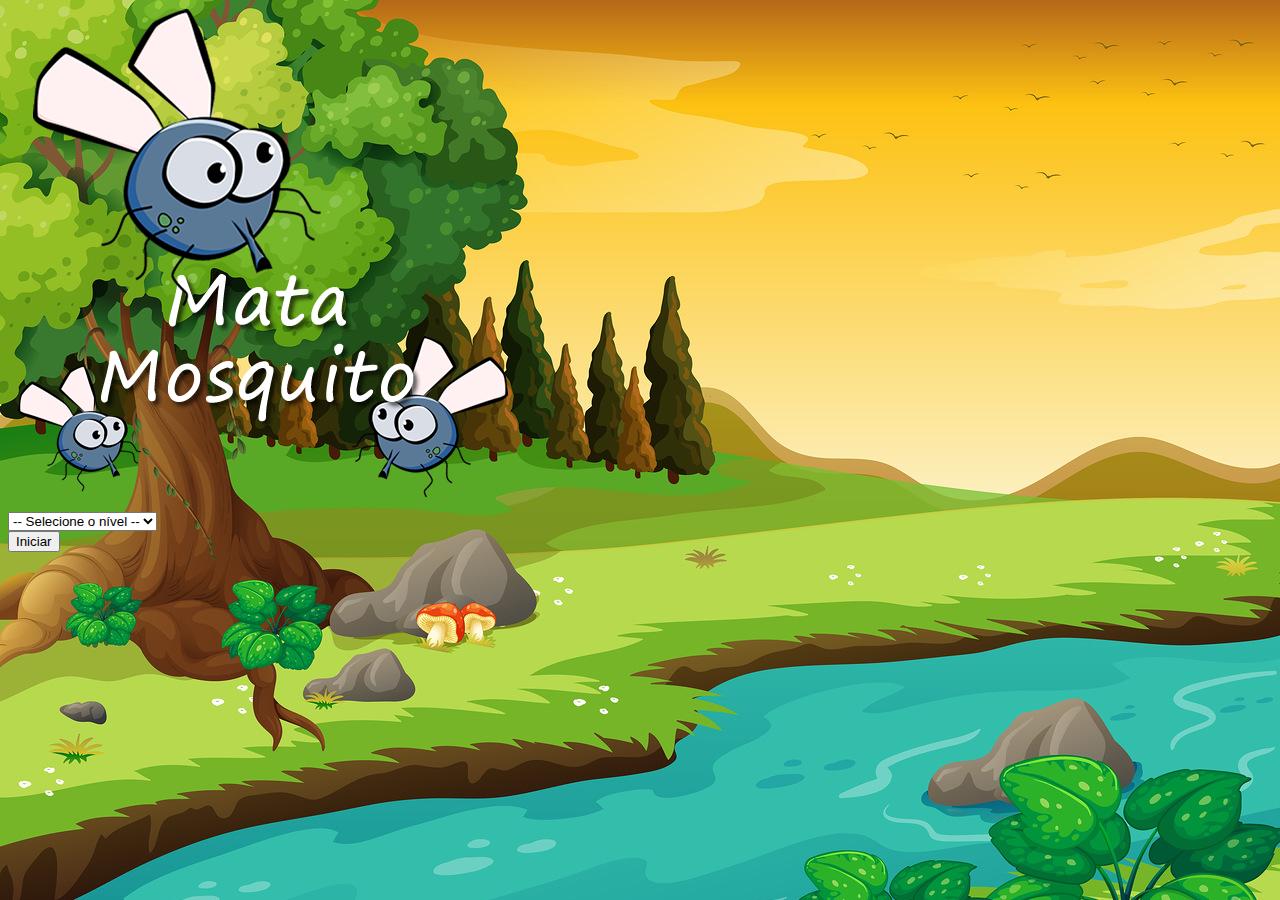
<file: index.html>
<!DOCTYPE html>
<html lang="en">
<head>
    <meta charset="UTF-8">
    <meta http-equiv="X-UA-Compatible" content="IE=edge">
    <meta name="viewport" content="width=device-width, initial-scale=1.0">
    <title>Vitória</title>
    <link href="https://cdn.jsdelivr.net/npm/bootstrap@5.1.3/dist/css/bootstrap.min.css" rel="stylesheet" integrity="sha384-1BmE4kWBq78iYhFldvKuhfTAU6auU8tT94WrHftjDbrCEXSU1oBoqyl2QvZ6jIW3" crossorigin="anonymous">
    <link rel="stylesheet" href="estilo.css">

    <script>
        function iniciarJogo() {
            var nivel = document.getElementById('nivel').value
            if(nivel == '') {
                alert('Selecione um nível para iniciar o jogo')
                return false
            }
            
            window.location.href = "app.html?" + nivel

        }
    </script>

</head>
<body>
    <div class="container">
        <div class="row">
            <div class="col">
                <div class="d-flex justify-content-center">
                    <img src="imagens/game.png" alt="">
                </div>    
            </div>
        </div>
    </div>

    <div class="container">
        <div class="row">
            <div class="col">
                <div class="d-flex justify-content-center">
                   <div class="mb-2">
                        <select class="form-control" name="" id="nivel">
                            <option value="">-- Selecione o nível --</option>
                            <option value="normal">Normal</option>
                            <option value="dificil">Dificil</option>
                            <option value="chucknorris">Chuck Norris</option>
                        </select>
                    </div>
                </div>    
            </div>
        </div>
    </div>

    <div class="container">
        <div class="row">
            <div class="col">
                <div class="d-flex justify-content-center">
                    <button type="button" class="btn btn-danger btn-lg" onclick="iniciarJogo()">Iniciar</button>
                </div>    
            </div>
        </div>
    </div>
</body>
</html>
</file>
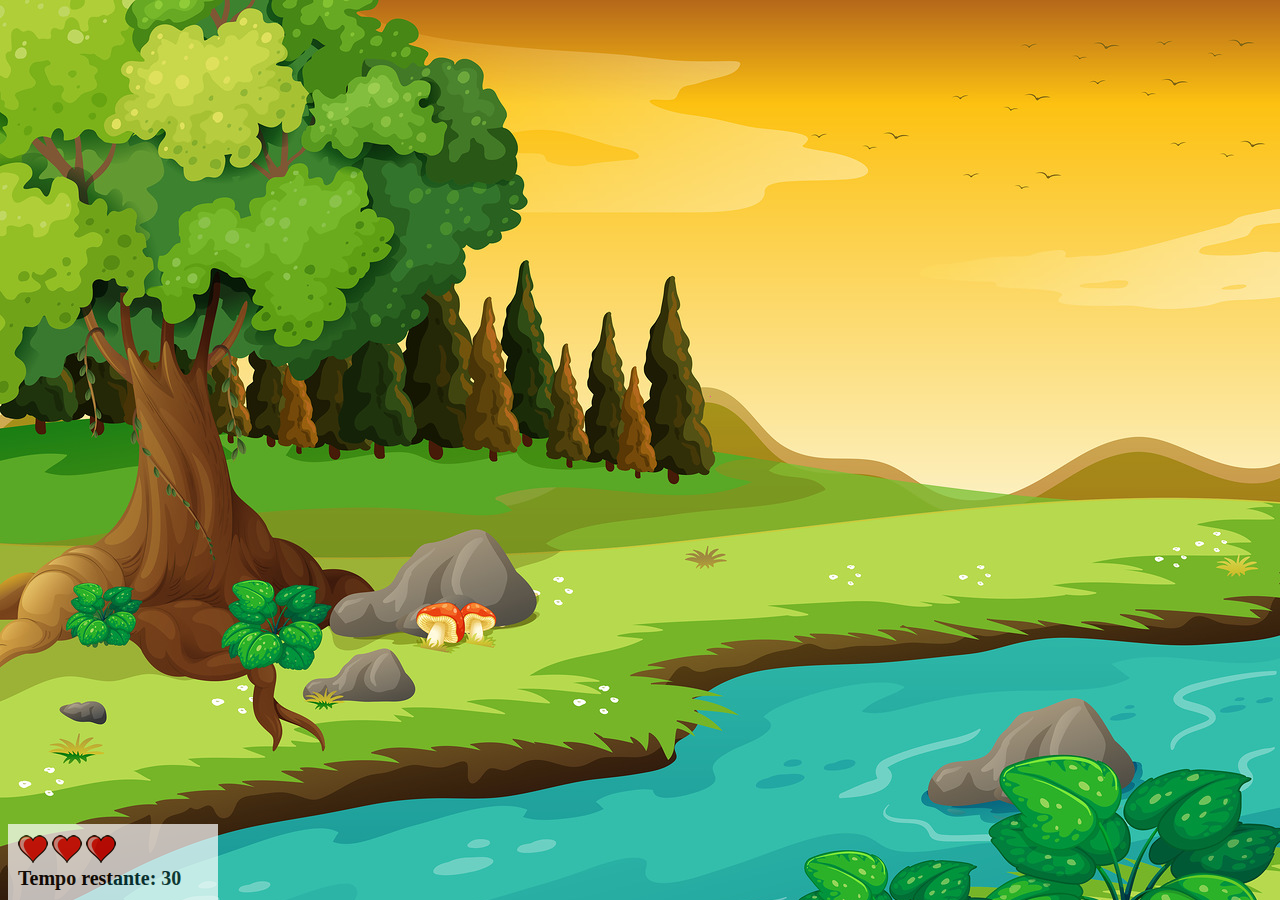
<file: app.html>
<!DOCTYPE html>
<html lang="en">
<head>
    <meta charset="UTF-8">
    <meta http-equiv="X-UA-Compatible" content="IE=edge">
    <meta name="viewport" content="width=device-width, initial-scale=1.0">
    <title>Document</title>
    <link rel="stylesheet" href="estilo.css">
    <script src="jogo.js">

    </script>
</head>
<body onresize="ajustaTamanhoPalcoJogo()">
    
    <div class="painel">
        <div class="vidas">
            <img id="v1" src="imagens/coracao_cheio.png" alt="">
            <img id="v2" src="imagens/coracao_cheio.png" alt="">
            <img id="v3" src="imagens/coracao_cheio.png" alt="">
        </div>
        <div class="cronometro">Tempo restante: <span id="cronometro"></span></div>
    </div>
    
    <script>
        document.getElementById('cronometro').innerHTML = tempo
        
        var criaMosquito = setInterval(function(){
            posicaoRandomica()
        }, criaMosquitoTempo)
    </script>
</body>
</html>
</file>
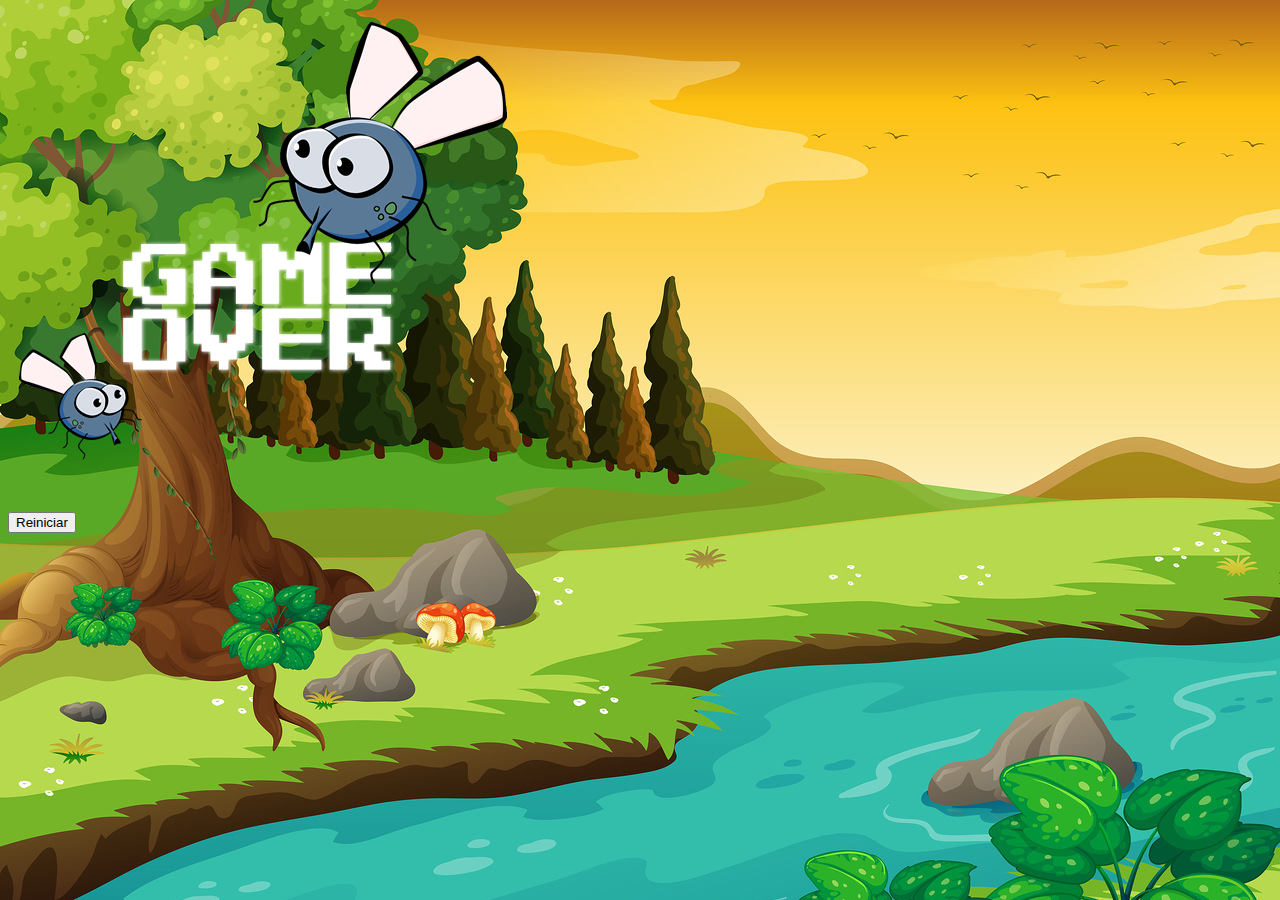
<file: fim_de_jogo.html>
<!DOCTYPE html>
<html lang="en">
<head>
    <meta charset="UTF-8">
    <meta http-equiv="X-UA-Compatible" content="IE=edge">
    <meta name="viewport" content="width=device-width, initial-scale=1.0">
    <!-- CSS only -->
<link href="https://cdn.jsdelivr.net/npm/bootstrap@5.1.3/dist/css/bootstrap.min.css" rel="stylesheet" integrity="sha384-1BmE4kWBq78iYhFldvKuhfTAU6auU8tT94WrHftjDbrCEXSU1oBoqyl2QvZ6jIW3" crossorigin="anonymous">
<link rel="stylesheet" href="estilo.css">
    <title>Game Over</title>
</head>
<body>
    
    <div class="container">
        <div class="row">
            <div class="col">
                <div class="d-flex justify-content-center">
                    <img src="imagens/game_over.png" alt="">
                </div>    
            </div>
        </div>
    </div>

    <div class="container">
        <div class="row">
            <div class="col">
                <div class="d-flex justify-content-center">
                    <button type="button" class="btn btn-dark btn-lg" onclick="window.location.href='index.html'">Reiniciar</button>
                </div>    
            </div>
        </div>
    </div>

</body>
</html>
</file>
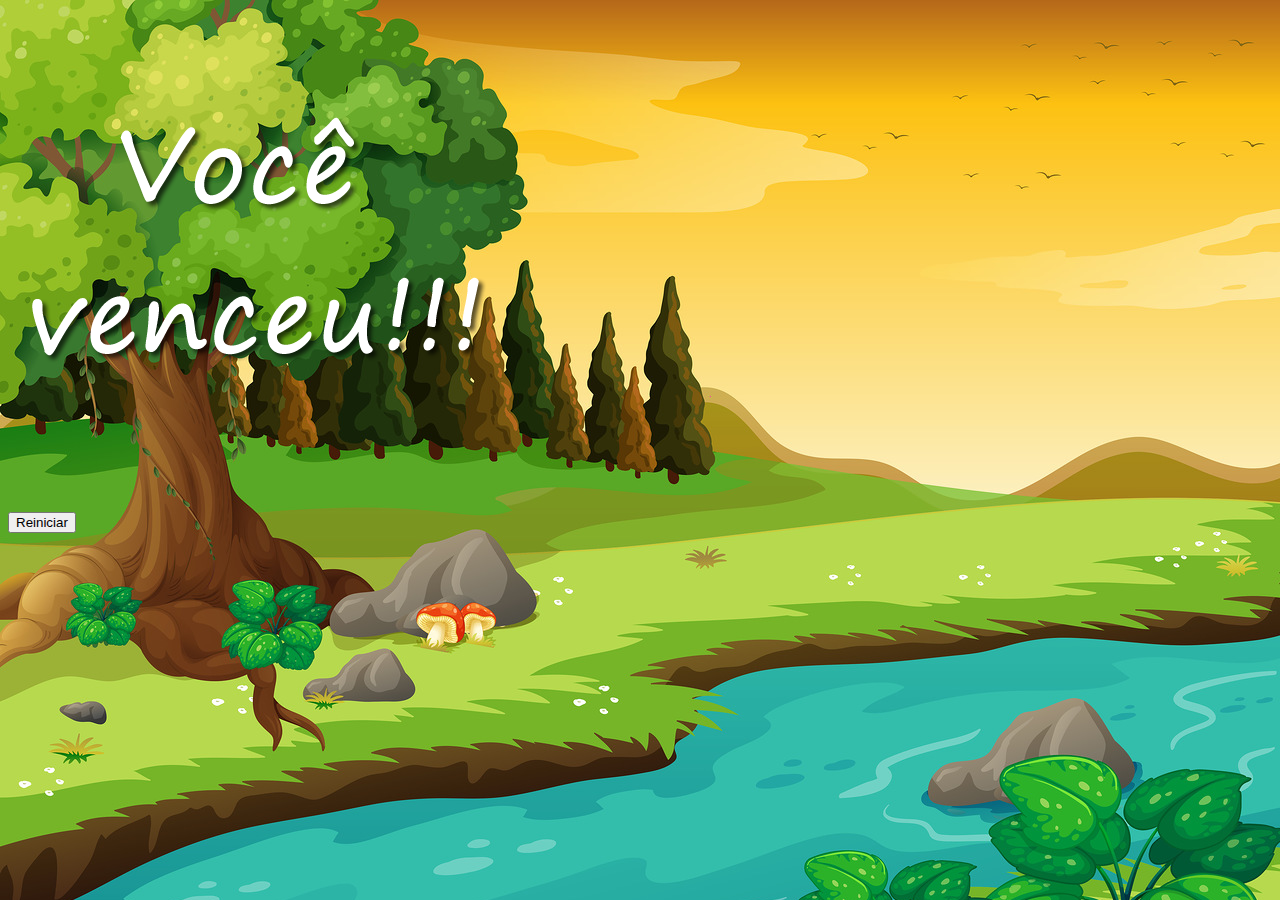
<file: vitoria.html>
<!DOCTYPE html>
<html lang="en">
<head>
    <meta charset="UTF-8">
    <meta http-equiv="X-UA-Compatible" content="IE=edge">
    <meta name="viewport" content="width=device-width, initial-scale=1.0">
    <title>Vitória</title>
    <link href="https://cdn.jsdelivr.net/npm/bootstrap@5.1.3/dist/css/bootstrap.min.css" rel="stylesheet" integrity="sha384-1BmE4kWBq78iYhFldvKuhfTAU6auU8tT94WrHftjDbrCEXSU1oBoqyl2QvZ6jIW3" crossorigin="anonymous">
    <link rel="stylesheet" href="estilo.css">
</head>
<body>
    <div class="container">
        <div class="row">
            <div class="col">
                <div class="d-flex justify-content-center">
                    <img src="imagens/vitoria.png" alt="">
                </div>    
            </div>
        </div>
    </div>

    <div class="container">
        <div class="row">
            <div class="col">
                <div class="d-flex justify-content-center">
                    <button type="button" class="btn btn-dark btn-lg" onclick= "window.location.href='index.html'">Reiniciar</button>
                </div>    
            </div>
        </div>
    </div>
</body>
</html>
</file>
<file: estilo.css>
html {
    cursor: url(imagens/mata_mosquito.png) 30 30, auto
}

body {
    background-image: url(imagens/bg.jpg);
    background-repeat: no-repeat;
}

.mosquito1 {
    width: 50px;
    height: 50px;
}

.mosquito2 {
    width: 70px;
    height: 70px;
}

.mosquito3 {
    width: 90px;
    height: 90px;
}

.ladoB {
    transform: scaleX(-1);
}

.painel{
    position: absolute;
    width: 190px;
    padding: 10px;
    bottom: 0px;
    border-top: solid 1px #fff;
    background-color: #fff;
    opacity: 0.7;
}

.vidas {
    float: left;
}

.cronometro {
    float: left;
    font-size: 20px;
    font-weight: bold;
}
</file>
